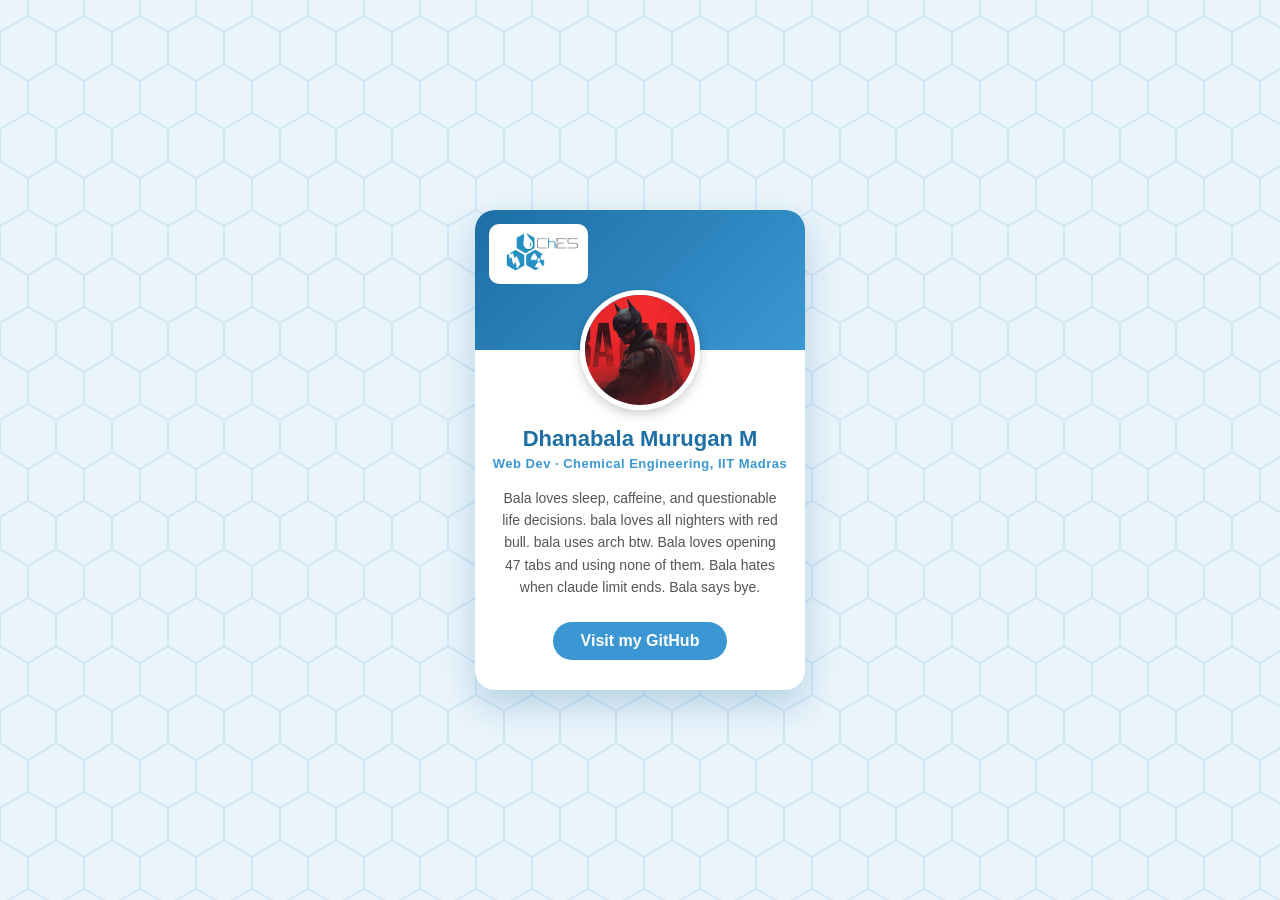
<file: index.html>
<!DOCTYPE html>
<html lang="en">
<head>
  <meta charset="UTF-8">
  <meta name="viewport" content="width=device-width, initial-scale=1.0">
  <title>Dhanabala Murugan M | Profile Card</title>
  <link rel="stylesheet" href="style.css">
</head>
<body>
  <div class="card">
    <div class="banner">
      <img class="logo" src="public/ches-logo.png" alt="ChES logo">
    </div>
    <img class="photo" src="public/photo.jpg" alt="Dhanabala Murugan M">
    <h1>Dhanabala Murugan M</h1>
    <p class="role">Web Dev &middot; Chemical Engineering, IIT Madras</p>
    <p class="about">
      Bala loves sleep, caffeine, and questionable life decisions. bala loves all nighters with red bull. bala uses arch btw. Bala loves opening 47 tabs and using none of them. Bala hates when claude limit ends. Bala says bye.
    </p>
    <a class="btn" href="https://github.com/Dhanabalamurugan/">Visit my GitHub</a>
  </div>
</body>
</html>
</file>
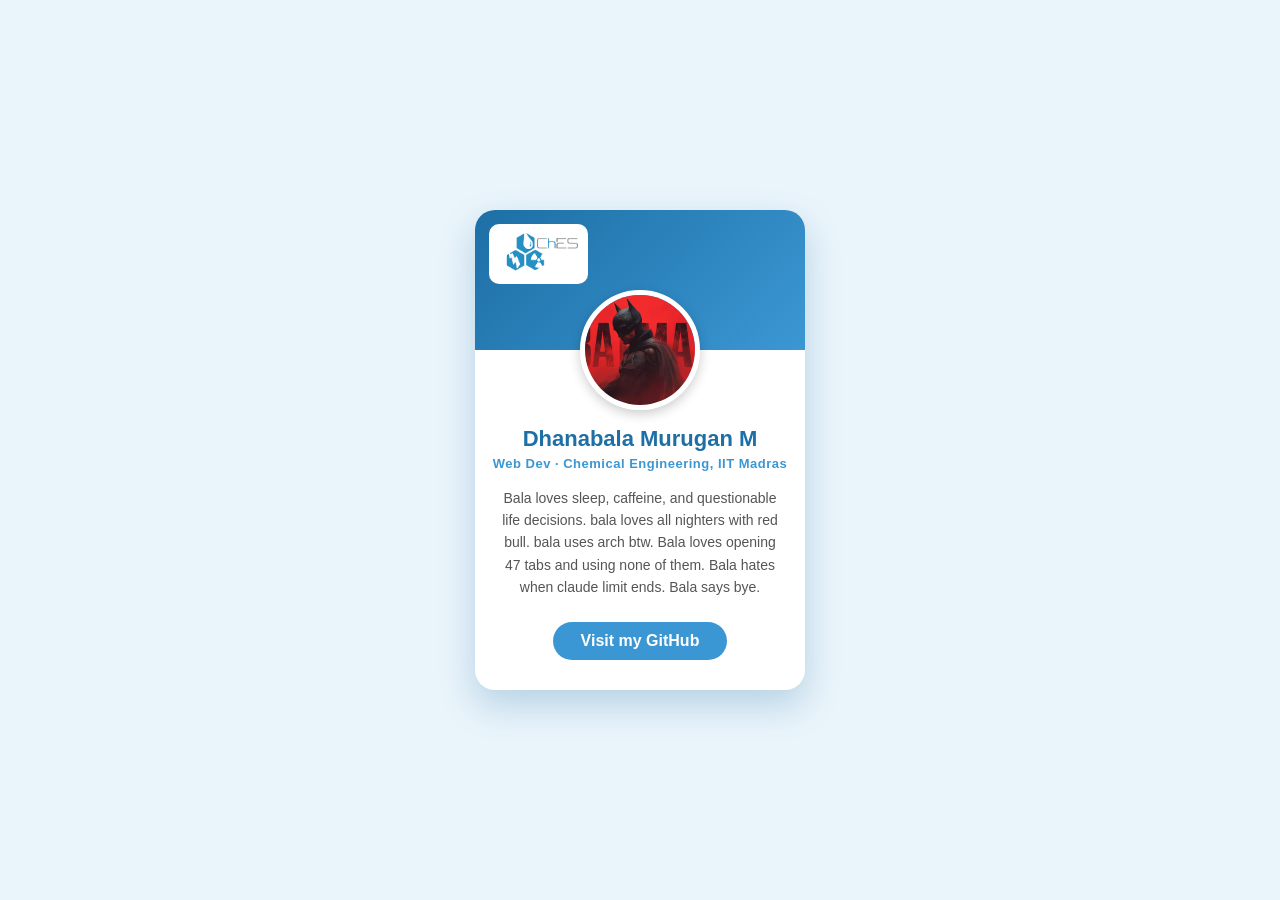
<file: src/index.html>
<!DOCTYPE html>
<html lang="en">
<head>
  <meta charset="UTF-8">
  <meta name="viewport" content="width=device-width, initial-scale=1.0">
  <title>Dhanabala Murugan M | Profile Card</title>
  <link rel="stylesheet" href="style.css">
</head>
<body>
  <div class="card">
    <div class="banner">
      <img class="logo" src="../public/ches-logo.png" alt="ChES logo">
    </div>
    <img class="photo" src="../public/photo.jpg" alt="Dhanabala Murugan M">
    <h1>Dhanabala Murugan M</h1>
    <p class="role">Web Dev &middot; Chemical Engineering, IIT Madras</p>
    <p class="about">
      Bala loves sleep, caffeine, and questionable life decisions. bala loves all nighters with red bull. bala uses arch btw. Bala loves opening 47 tabs and using none of them. Bala hates when claude limit ends. Bala says bye.
    </p>
    <a class="btn" href="https://github.com/Dhanabalamurugan/">Visit my GitHub</a>
  </div>
</body>
</html>
</file>
<file: style.css>
:root {
  --blue: #3b97d3;
  --dark-blue: #1d6fa5;
  --grey: #555;
  --light: #eaf4fb;
}

* { box-sizing: border-box; margin: 0; padding: 0; }

body {
  min-height: 100vh;
  display: flex;
  align-items: center;
  justify-content: center;
  background-color: var(--light);
  background-image: url("data:image/svg+xml,%3Csvg xmlns='http://www.w3.org/2000/svg' width='56' height='97' fill='none' stroke='%233b97d3' stroke-opacity='.15' stroke-width='2'%3E%3Cpath d='M28 16l28 16v32L28 81 0 64V32zM28 0v16m0 65v16'/%3E%3C/svg%3E");
  font-family: "Segoe UI", Arial, sans-serif;
  color: var(--grey);
}

.card {
  width: 330px;
  background: #fff;
  border-radius: 20px;
  text-align: center;
  padding-bottom: 30px;
  overflow: hidden;
  box-shadow: 0 15px 35px rgba(29, 111, 165, 0.25);
  transition: transform 0.3s, box-shadow 0.3s;
}

.card:hover {
  transform: translateY(-8px);
  box-shadow: 0 25px 45px rgba(29, 111, 165, 0.35);
}

.banner {
  position: relative;
  height: 140px;
  background: linear-gradient(135deg, var(--dark-blue), var(--blue));
}

.logo {
  position: absolute;
  top: 14px;
  left: 14px;
  height: 60px;
  padding: 4px 10px;
  object-fit: contain;
  background: #fff;
  border-radius: 10px;
}

.photo {
  width: 120px;
  height: 120px;
  border-radius: 50%;
  object-fit: cover;
  border: 5px solid #fff;
  margin-top: -60px;
  position: relative; 
  z-index: 1;
  box-shadow: 0 4px 12px rgba(0, 0, 0, 0.2);
}

h1 {
  font-size: 22px;
  margin-top: 12px;
  color: var(--dark-blue);
}

.role {
  font-size: 13px;
  margin-top: 4px;
  letter-spacing: 0.5px;
  color: var(--blue);
  font-weight: 600;
}

.about {
  font-size: 14px;
  line-height: 1.6;
  margin: 16px 24px 24px;
}

.btn {
  display: inline-block;
  padding: 10px 28px;
  background: var(--blue);
  color: #fff;
  text-decoration: none;
  border-radius: 999px;
  font-weight: 600;
  transition: background 0.2s, transform 0.2s;
}

.btn:hover {
  background: var(--dark-blue);
  transform: scale(1.05);
}
</file>
<file: src/style.css>
/* ChES palette, taken from the logo */
:root {
  --blue: #3b97d3;
  --dark-blue: #1d6fa5;
  --grey: #555;
  --light: #eaf4fb;
}

* { box-sizing: border-box; margin: 0; padding: 0; }

body {
  min-height: 100vh;
  display: flex;
  align-items: center;
  justify-content: center;
  background: var(--light);
  font-family: "Segoe UI", Arial, sans-serif;
  color: var(--grey);
}

.card {
  width: 330px;
  background: #fff;
  border-radius: 20px;
  text-align: center;
  padding-bottom: 30px;
  overflow: hidden;
  box-shadow: 0 15px 35px rgba(29, 111, 165, 0.25);
  transition: transform 0.3s, box-shadow 0.3s;
}

.card:hover {
  transform: translateY(-8px);
  box-shadow: 0 25px 45px rgba(29, 111, 165, 0.35);
}

/* banner holding the ChES logo */
.banner {
  position: relative;
  height: 140px;
  background: linear-gradient(135deg, var(--dark-blue), var(--blue));
}

.logo {
  position: absolute;
  top: 14px;
  left: 14px;
  height: 60px;
  padding: 4px 10px;
  object-fit: contain;
  background: #fff;
  border-radius: 10px;
}

.photo {
  width: 120px;
  height: 120px;
  border-radius: 50%;
  object-fit: cover;
  border: 5px solid #fff;
  margin-top: -60px;
  position: relative; /* paints above the banner */
  z-index: 1;
  box-shadow: 0 4px 12px rgba(0, 0, 0, 0.2);
}

h1 {
  font-size: 22px;
  margin-top: 12px;
  color: var(--dark-blue);
}

.role {
  font-size: 13px;
  margin-top: 4px;
  letter-spacing: 0.5px;
  color: var(--blue);
  font-weight: 600;
}

.about {
  font-size: 14px;
  line-height: 1.6;
  margin: 16px 24px 24px;
}

.btn {
  display: inline-block;
  padding: 10px 28px;
  background: var(--blue);
  color: #fff;
  text-decoration: none;
  border-radius: 999px;
  font-weight: 600;
  transition: background 0.2s, transform 0.2s;
}

.btn:hover {
  background: var(--dark-blue);
  transform: scale(1.05);
}
</file>
